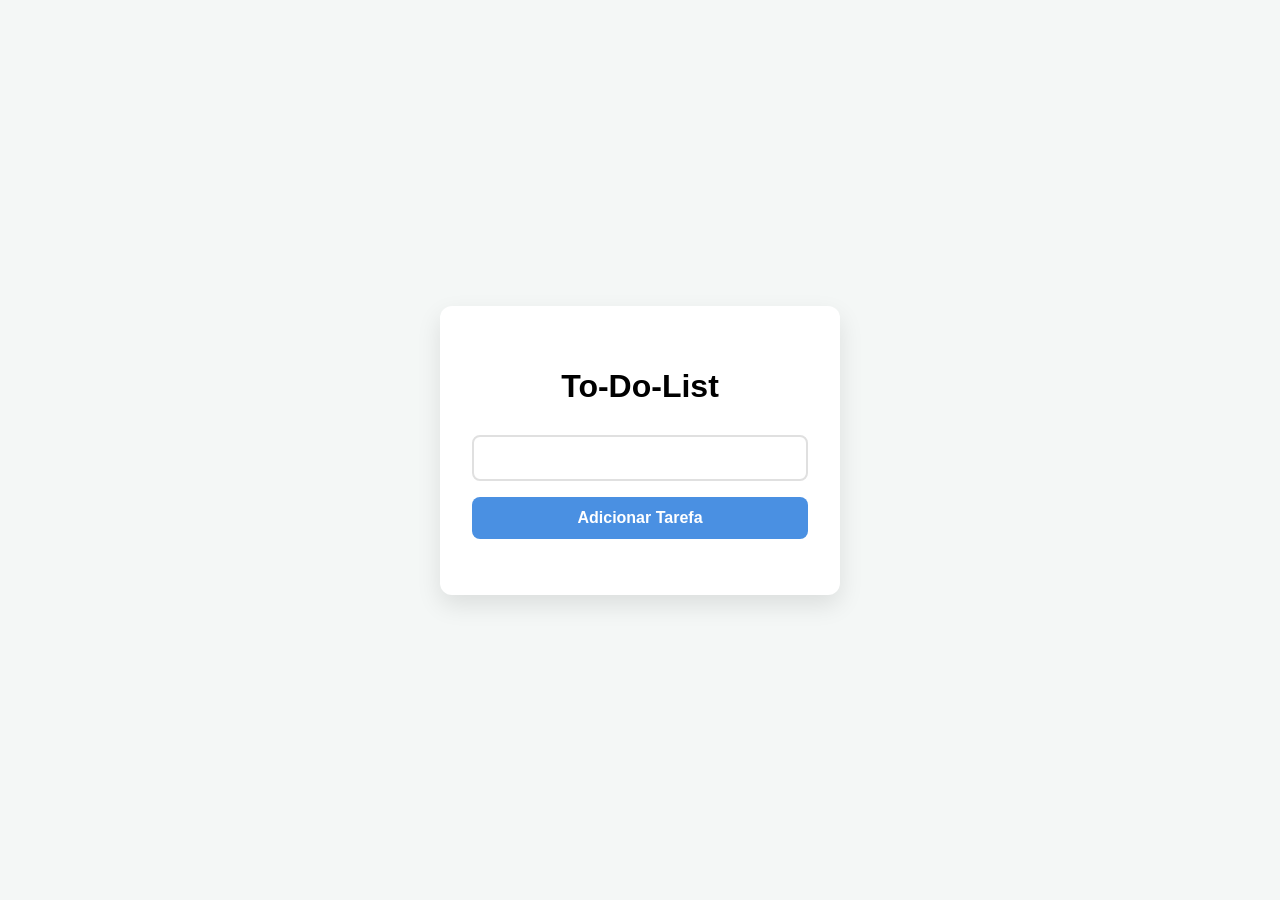
<file: 02-To-Do-List/index.html>
<!DOCTYPE html>
<html lang="en">
<head>
    <meta charset="UTF-8">
    <meta name="viewport" content="width=device-width, initial-scale=1.0">
    <link rel="stylesheet" href="./style.css">
    <title>Document</title>
</head>
<body>
    <form action="" class="formulario">
        <h1 style="text-align: center; margin: 30px;">To-Do-List</h1>
        <input type="text" class="input">
        <button class="btn">Adicionar Tarefa</button>
        <ul class="lista"> </ul>
    </form>
</body>
<script src="./script.js"></script>
</html>
</file>
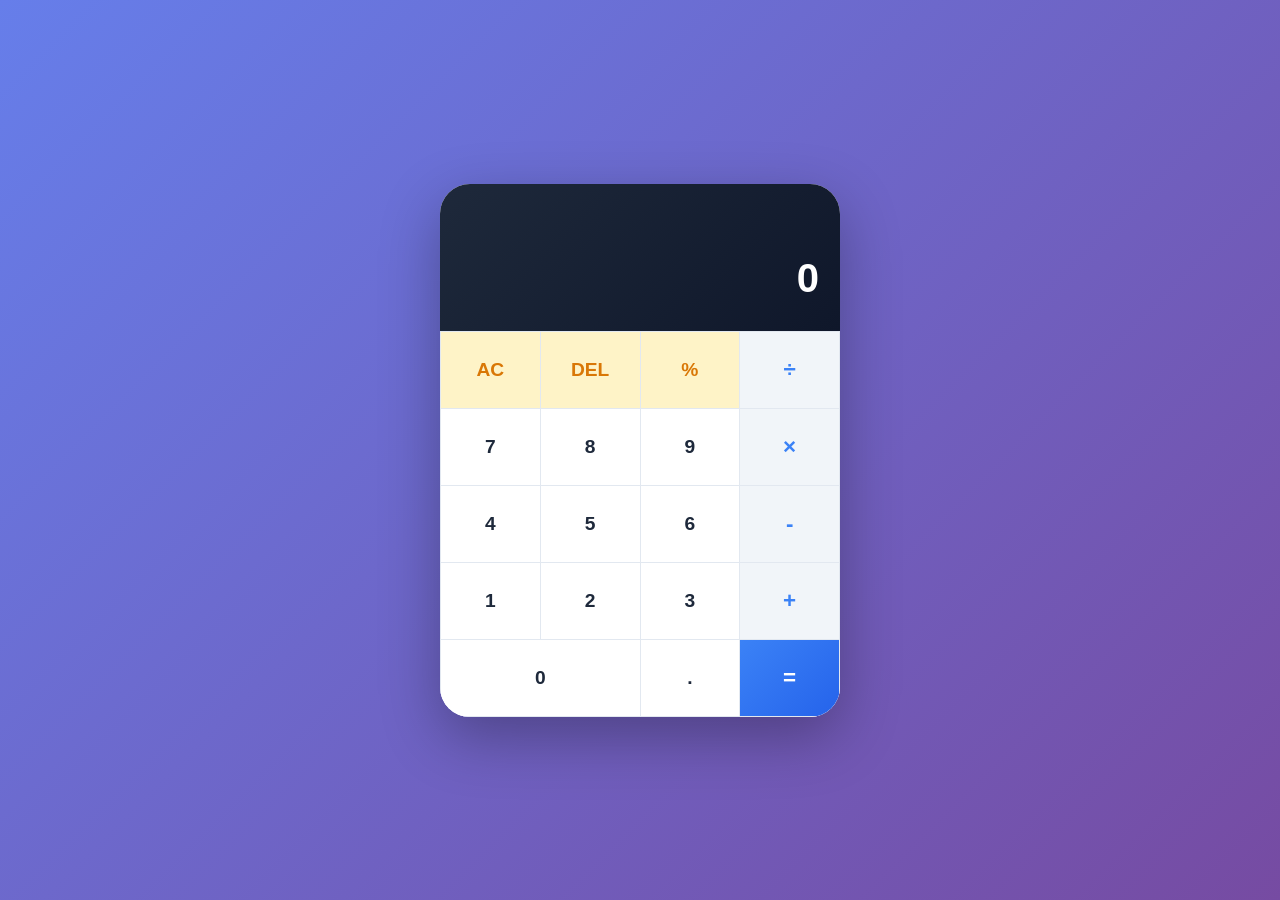
<file: 03-Calculadora/index.html>
<!DOCTYPE html>
<html lang="en">
<head>
    <meta charset="UTF-8">
    <meta name="viewport" content="width=device-width, initial-scale=1.0">
    <link rel="stylesheet" href="./style.css">
    <title>Calculadora</title>
</head>
<body>
      <div class="container">
        <div class="calculator">
            <div class="display">
                <div class="previous-operand" id="previousOperand"></div>
                <div class="current-operand" id="currentOperand">0</div>
            </div>
            <div class="buttons">
                <button class="btn function" data-action="clear">AC</button>
                <button class="btn function" data-action="delete">DEL</button>
                <button class="btn function" data-action="percent">%</button>
                <button class="btn operator" data-operator="/">÷</button>
                
                <button class="btn number" data-number="7">7</button>
                <button class="btn number" data-number="8">8</button>
                <button class="btn number" data-number="9">9</button>
                <button class="btn operator" data-operator="*">×</button>
                
                <button class="btn number" data-number="4">4</button>
                <button class="btn number" data-number="5">5</button>
                <button class="btn number" data-number="6">6</button>
                <button class="btn operator" data-operator="-">-</button>
                
                <button class="btn number" data-number="1">1</button>
                <button class="btn number" data-number="2">2</button>
                <button class="btn number" data-number="3">3</button>
                <button class="btn operator" data-operator="+">+</button>
                
                <button class="btn number zero" data-number="0">0</button>
                <button class="btn number" data-number=".">.</button>
                <button class="btn equals" data-action="equals">=</button>
            </div>
        </div>
    </div>
    <script src="./script.js"></script>
</body>
</html>
</file>
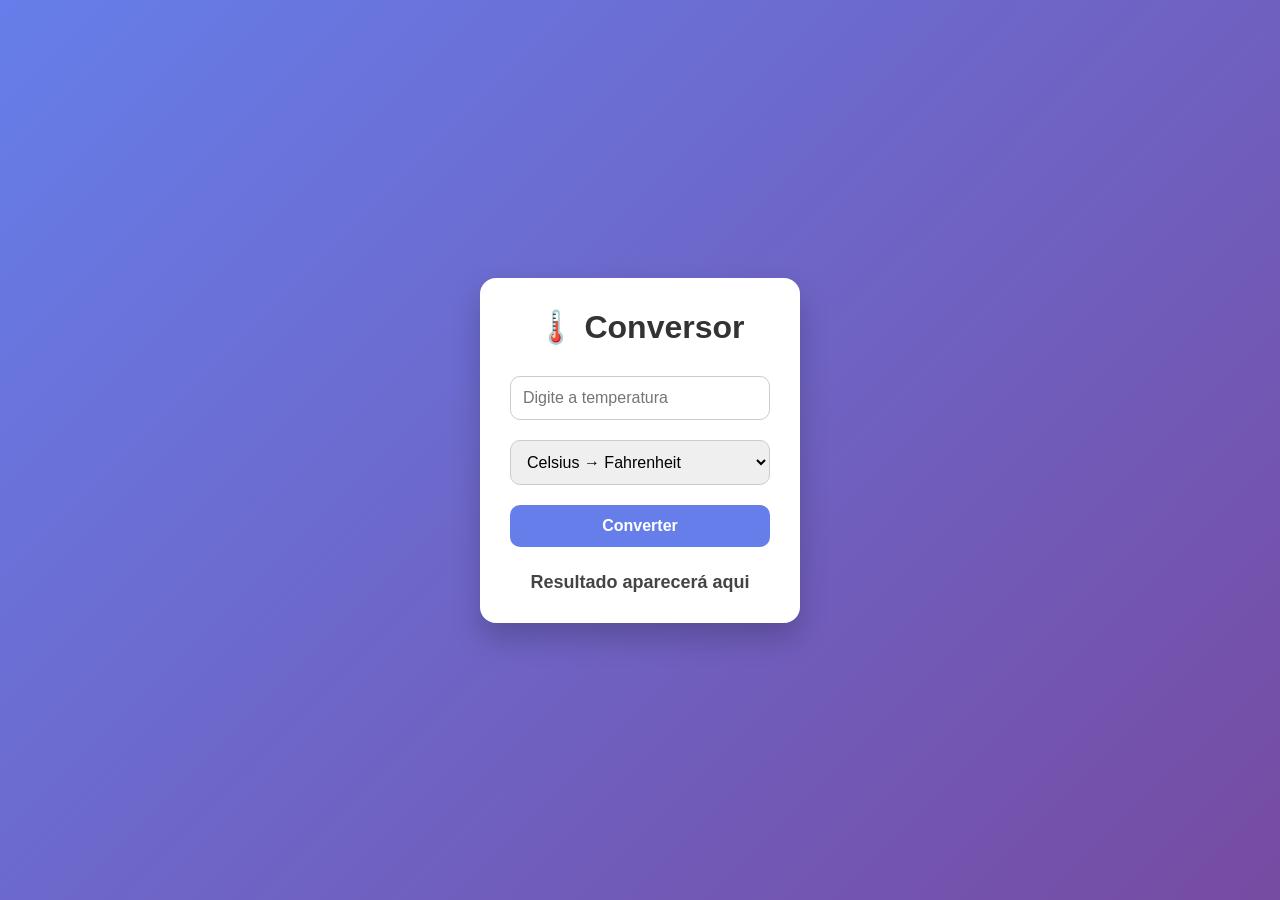
<file: 04-Conversor-Temperatura/index.html>
<!DOCTYPE html>
<html lang="pt-br">
<head>
    <meta charset="UTF-8">
    <meta name="viewport" content="width=device-width, initial-scale=1.0">
    <title>Conversor de Temperatura</title>
    <link rel="stylesheet" href="style.css">
</head>
<body>

    <div class="container">
        <h1>🌡️ Conversor</h1>

        <input type="number" id="temp" placeholder="Digite a temperatura">

        <select id="tipo">
            <option value="c-f">Celsius → Fahrenheit</option>
            <option value="f-c">Fahrenheit → Celsius</option>
        </select>

        <button id="btn">Converter</button>

        <p id="resultado">Resultado aparecerá aqui</p>
    </div>

    <script src="script.js"></script>
</body>
</html>
</file>
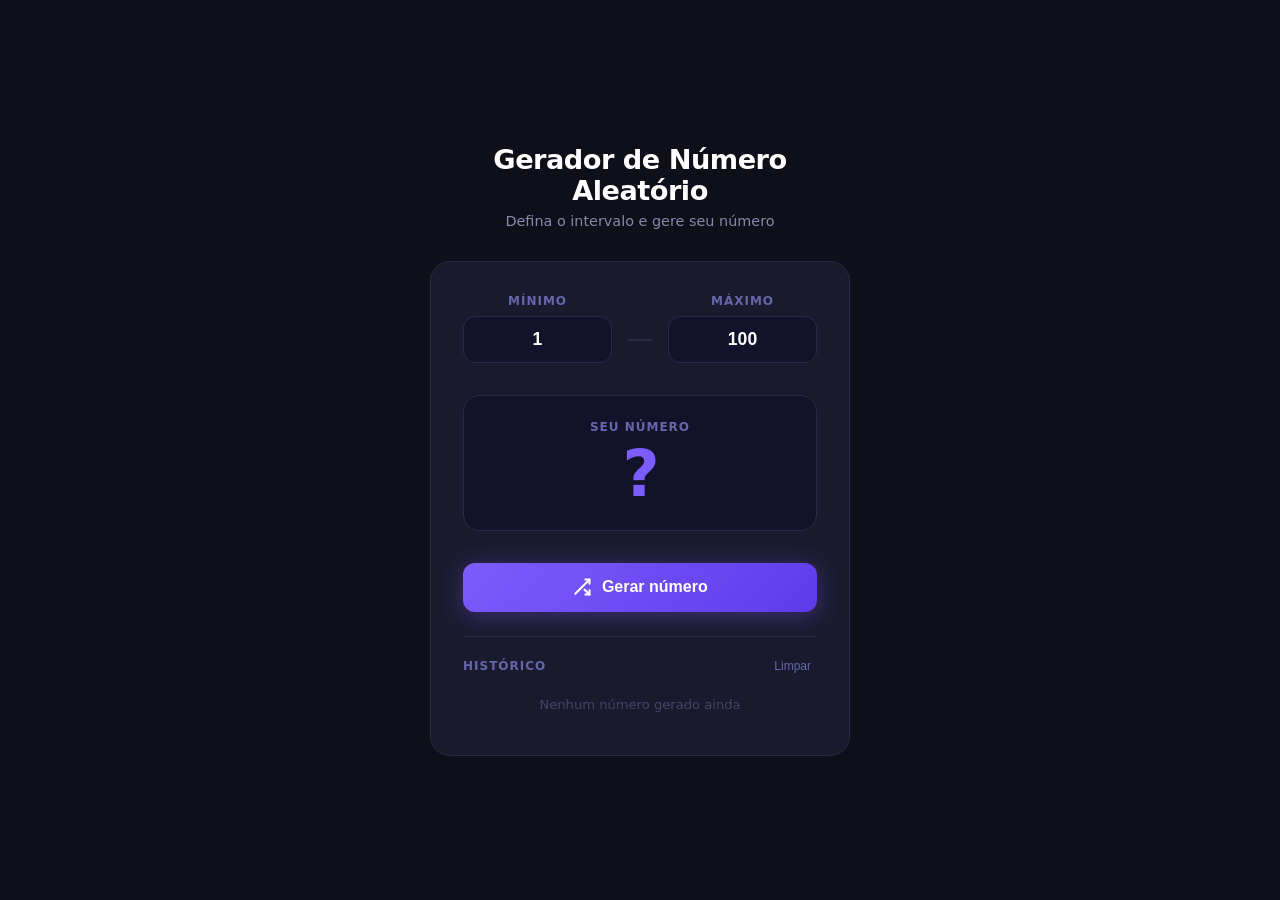
<file: 05-Gerador-de-Numeros-Aleatorios/index.html>
<!DOCTYPE html>
<html lang="pt-BR">
<head>
  <meta charset="UTF-8" />
  <meta name="viewport" content="width=device-width, initial-scale=1.0" />
  <title>Gerador de Número Aleatório</title>
  <link rel="stylesheet" href="style.css" />
</head>
<body>

  <div class="container">
    <h1>Gerador de Número Aleatório</h1>
    <p class="subtitle">Defina o intervalo e gere seu número</p>

    <div class="card">
      <div class="inputs">
        <div class="input-group">
          <label for="min">Mínimo</label>
          <input type="number" id="min" value="1" />
        </div>
        <div class="divider-line"></div>
        <div class="input-group">
          <label for="max">Máximo</label>
          <input type="number" id="max" value="100" />
        </div>
      </div>

      <div class="result-area">
        <span class="result-label">Seu número</span>
        <div class="result-number" id="result">?</div>
      </div>

      <button class="btn-generate" id="generateBtn">
        <svg xmlns="http://www.w3.org/2000/svg" width="20" height="20" viewBox="0 0 24 24" fill="none" stroke="currentColor" stroke-width="2.5" stroke-linecap="round" stroke-linejoin="round">
          <polyline points="16 3 21 3 21 8"></polyline>
          <line x1="4" y1="20" x2="21" y2="3"></line>
          <polyline points="21 16 21 21 16 21"></polyline>
          <line x1="15" y1="15" x2="21" y2="21"></line>
        </svg>
        Gerar número
      </button>

      <div class="history-section">
        <div class="history-header">
          <span class="history-title">Histórico</span>
          <button class="btn-clear" id="clearBtn">Limpar</button>
        </div>
        <div class="history-list" id="historyList">
          <span class="empty-history">Nenhum número gerado ainda</span>
        </div>
      </div>
    </div>
  </div>

  <script src="./script.js"></script>
</body>
</html>
</file>
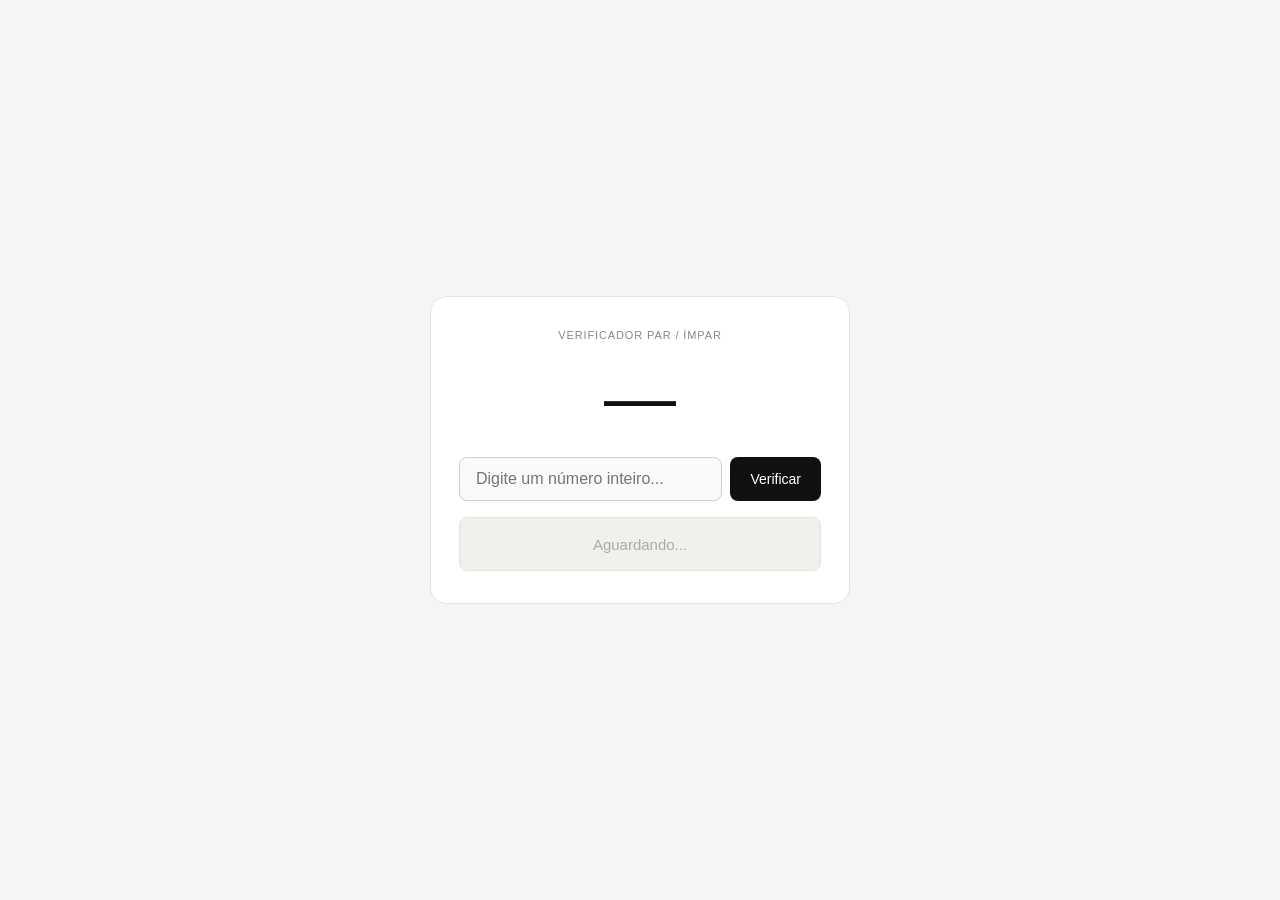
<file: 06-Verificado-Par-Impar/index.html>
<!DOCTYPE html>
<html lang="pt-BR">
<head>
  <meta charset="UTF-8" />
  <meta name="viewport" content="width=device-width, initial-scale=1.0" />
  <title>Gerador de Número Aleatório</title>
  <link rel="stylesheet" href="style.css" />
</head>
<body>

   <div class="wrap">
    <div class="card">

      <p class="label-top">verificador par / ímpar</p>

      <!-- número grande em destaque -->
      <div class="big-num" id="bignum">—</div>

      <!-- campo de entrada + botão -->
      <div class="row">
        <input type="number" id="entrada" placeholder="Digite um número inteiro..." />
        <button class="btn" onclick="verificar()">Verificar</button>
      </div>

      <!-- resultado colorido -->
      <div class="badge idle" id="badge">
        <span>Aguardando...</span>
      </div>

      <!-- histórico aparece depois do primeiro uso -->
      <div class="divider" id="div-hist"></div>
      <div id="hist-wrap">
        <p class="historico-titulo">histórico</p>
        <div class="hist-lista" id="hist-lista"></div>
      </div>

    </div>
  </div>

  <script src="./script.js"></script>
</body>
</html>
</file>
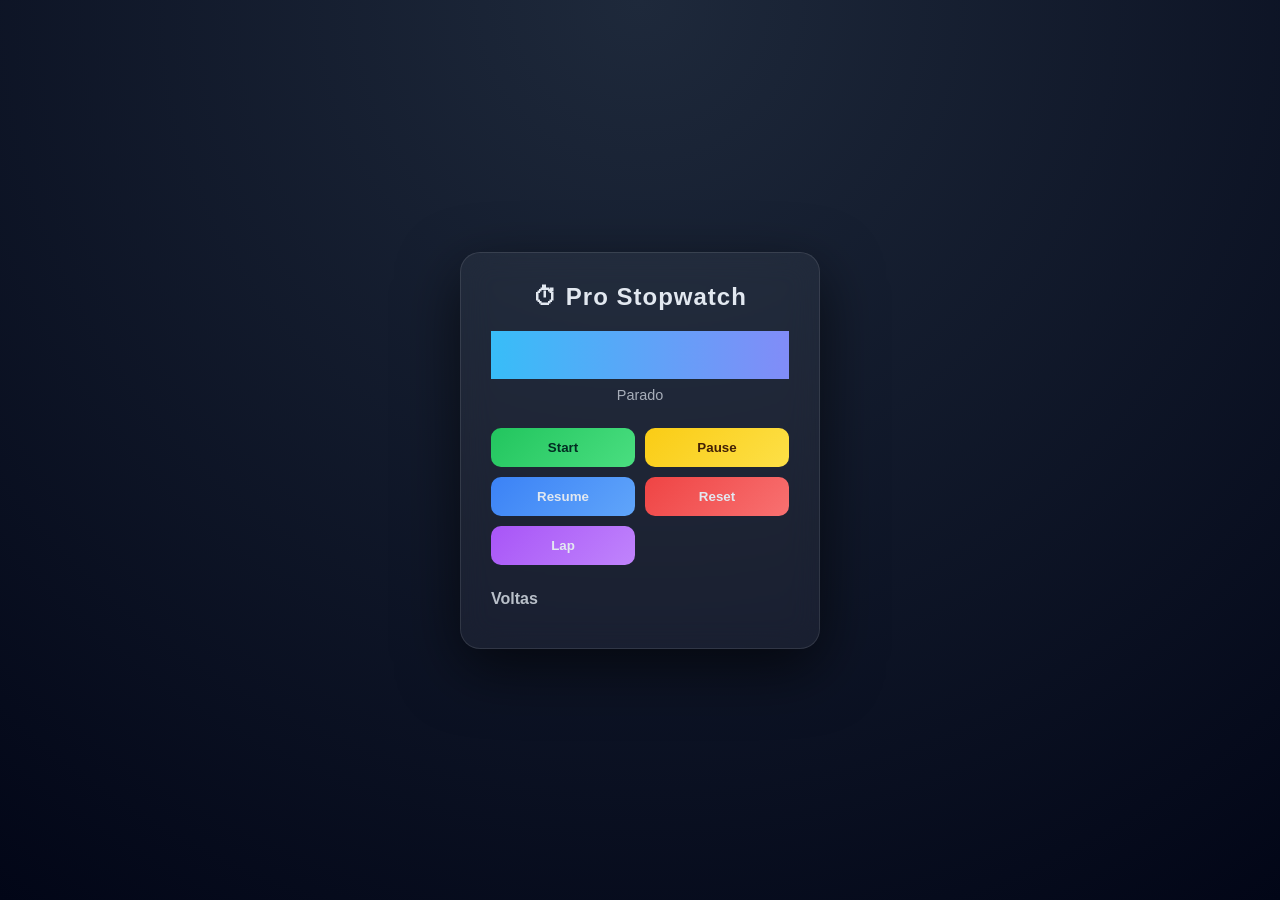
<file: 07-Cronometro/index.html>
<!DOCTYPE html>
<html lang="pt-BR">

<head>
  <meta charset="UTF-8" />
  <meta name="viewport" content="width=device-width, initial-scale=1.0" />
  <title>Gerador de Número Aleatório</title>
  <link rel="stylesheet" href="style.css" />
</head>

<body>
  <main class="app">

    <header>
      <h1>⏱ Pro Stopwatch</h1>
    </header>

    <section class="display-section">
      <div id="time">00:00:00.000</div>
      <div id="status">Parado</div>
    </section>

    <section class="controls">
      <button data-action="start">Start</button>
      <button data-action="pause">Pause</button>
      <button data-action="resume">Resume</button>
      <button data-action="reset">Reset</button>
      <button data-action="lap">Lap</button>
    </section>

    <section class="laps-section">
      <h2>Voltas</h2>
      <ul id="laps"></ul>
    </section>

  </main>

  <script src="./script.js"></script>
</body>

</html>
</file>
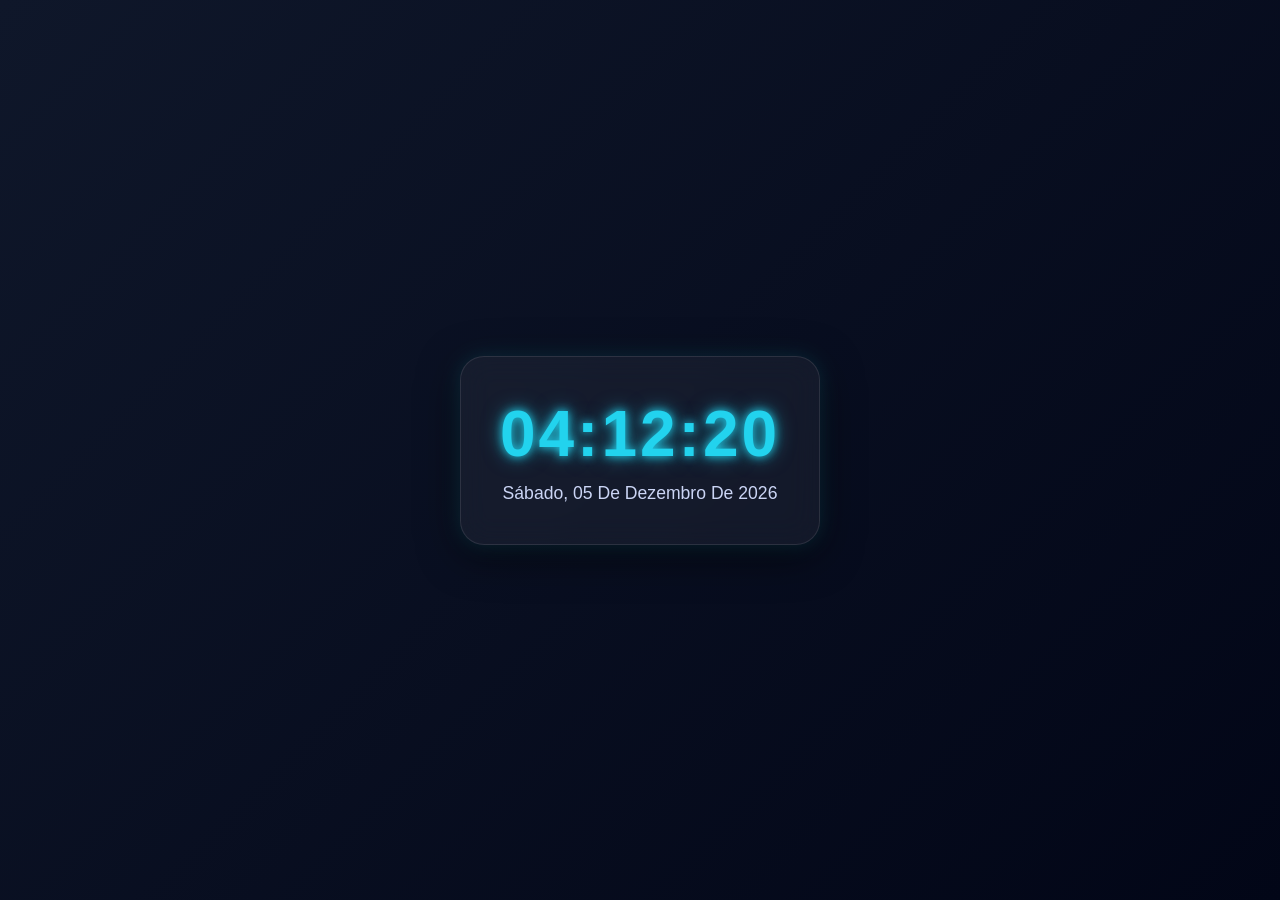
<file: 08-Relógio-digital/index.html>
<!DOCTYPE html>
<html lang="pt-BR">

<head>
  <meta charset="UTF-8" />
  <meta name="viewport" content="width=device-width, initial-scale=1.0" />
  <title>Relogio Digital</title>
  <link rel="stylesheet" href="style.css" />
</head>

<body>

  <main class="app">


    <section class="clock" aria-labelledby="clock-title">

      <h1 id="clock-title" class="visually-hidden">
        Relógio digital em tempo real
      </h1>
      <time id="time" class="clock__time" datetime="">
        00:00:00
      </time>


      <p id="date" class="clock__date">
        Carregando data...
      </p>

    </section>

  </main>

  <script src="./script.js"></script>
</body>

</html>
</file>
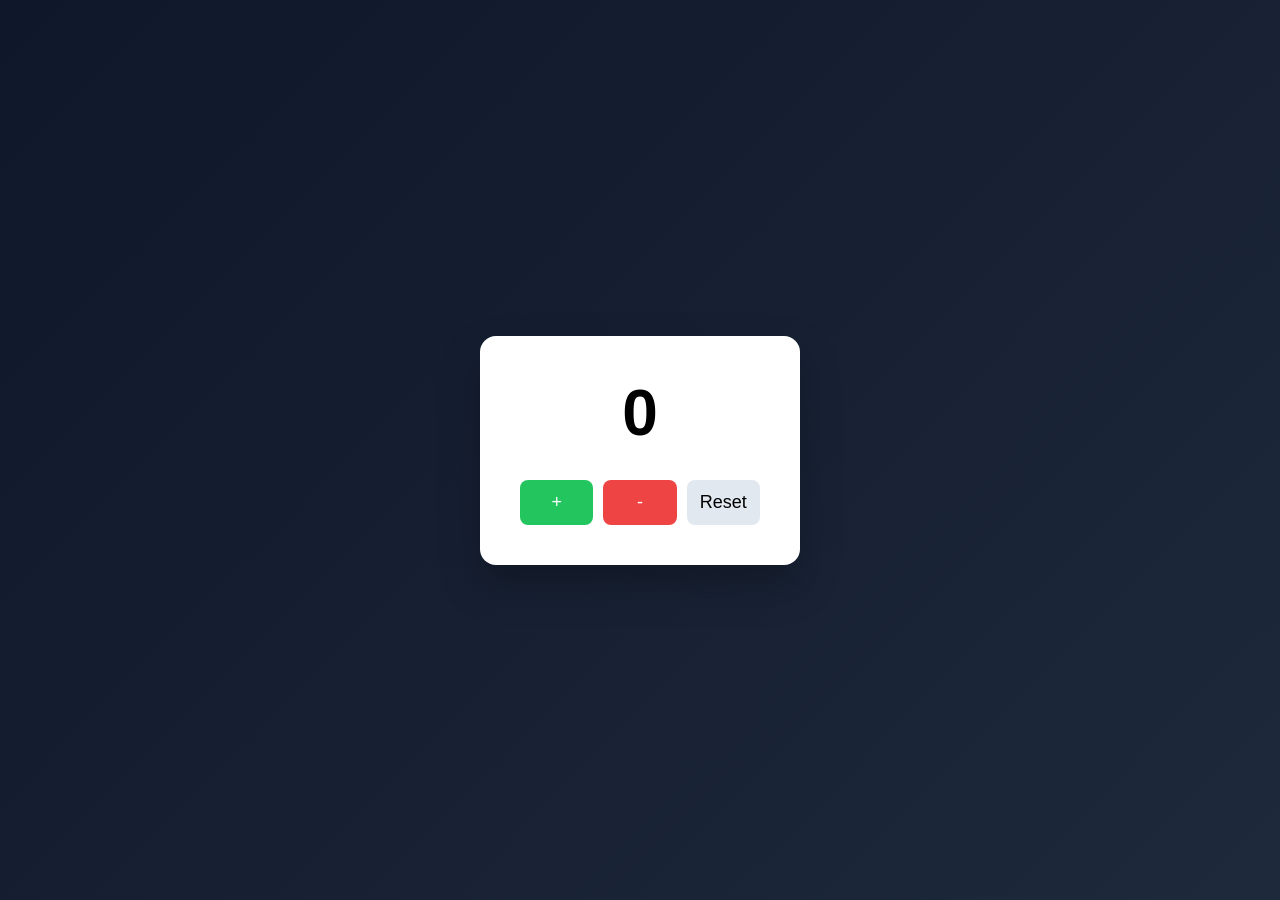
<file: 30-Dias/01contadorNumeros/index.html>
<!DOCTYPE html>
<html lang="en">
<head>
    <meta charset="UTF-8">
    <meta name="viewport" content="width=device-width, initial-scale=1.0">
    <link rel="stylesheet" href="./style.css">
    <title>Document</title>
</head>
<body>
    <div class="container">
        <h1 id="numero">0</h1>
        <div class="botoes">
            <button id="mais">+</button>
            <button id="menos">-</button>
            <button id="reset">Reset</button>
        </div>
    </div>
</body>
<script src="./script.js"></script>
</html>
</file>
<file: 02-To-Do-List/style.css>
* {
    margin: 0;
    padding: 0;
    box-sizing: border-box;
    font-family: 'Segoe UI', Tahoma, Geneva, Verdana, sans-serif;
}

body {
    background-color: #f4f7f6;
    display: flex;
    justify-content: center;
    align-items: center;
    min-height: 100vh;
}

/* Container do Formulário */
.formulario {
    background: #fff;
    padding: 2rem;
    border-radius: 12px;
    box-shadow: 0 10px 25px rgba(0,0,0,0.1);
    width: 100%;
    max-width: 400px;
}

.input {
    width: 100%;
    padding: 12px;
    border: 2px solid #e0e0e0;
    border-radius: 8px;
    outline: none;
    transition: border-color 0.3s;
    font-size: 1rem;
}

.input:focus {
    border-color: #4a90e2;
}

.btn {
    width: 100%;
    margin-top: 1rem;
    padding: 12px;
    background-color: #4a90e2;
    color: white;
    border: none;
    border-radius: 8px;
    cursor: pointer;
    font-size: 1rem;
    font-weight: bold;
    transition: background 0.3s, transform 0.1s;
}

.btn:hover {
    background-color: #357abd;
}

.btn:active {
    transform: scale(0.98);
}

.lista {
    list-style: none;
    margin-top: 1.5rem;
}

.lista li {
    background: #f9f9f9;
    margin-bottom: 8px;
    padding: 10px 15px;
    border-radius: 6px;
    display: flex;
    justify-content: space-between;
    align-items: center;
    border-left: 4px solid #4a90e2;
    animation: fadeIn 0.3s ease;
}

@keyframes fadeIn {
    from { opacity: 0; transform: translateY(10px); }
    to { opacity: 1; transform: translateY(0); }
}

.btn-apagar {
    background-color: #ff4d4d;
    color: white;
    border: none;
    padding: 5px 10px;
    border-radius: 4px;
    cursor: pointer;
    font-size: 0.8rem;
    margin-left: 10px;
}

.btn-apagar:hover {
    background-color: #cc0000;
}
</file>
<file: 03-Calculadora/style.css>
* {
    margin: 0;
    padding: 0;
    box-sizing: border-box;
}

body {
    font-family: 'Segoe UI', 'Poppins', 'Arial', sans-serif;
    background: linear-gradient(135deg, #667eea 0%, #764ba2 100%);
    min-height: 100vh;
    display: flex;
    justify-content: center;
    align-items: center;
    padding: 20px;
}

.container {
    width: 100%;
    max-width: 400px;
}

.calculator {
    background: rgba(255, 255, 255, 0.95);
    border-radius: 30px;
    box-shadow: 0 20px 60px rgba(0, 0, 0, 0.3);
    overflow: hidden;
    backdrop-filter: blur(10px);
    transition: transform 0.3s ease;
}



.display {
    background: linear-gradient(135deg, #1e293b 0%, #0f172a 100%);
    padding: 30px 20px;
    text-align: right;
    word-wrap: break-word;
    word-break: break-all;
}

.previous-operand {
    color: rgba(255, 255, 255, 0.7);
    font-size: 1.2rem;
    min-height: 32px;
    margin-bottom: 10px;
}

.current-operand {
    color: white;
    font-size: 2.5rem;
    font-weight: 600;
    letter-spacing: 1px;
}

.buttons {
    display: grid;
    grid-template-columns: repeat(4, 1fr);
    gap: 1px;
    background: #e2e8f0;
    padding: 1px;
}

.btn {
    border: none;
    background: white;
    padding: 25px 15px;
    font-size: 1.2rem;
    font-weight: 600;
    cursor: pointer;
    transition: all 0.2s ease;
    font-family: inherit;
}

.btn:hover {
    transform: scale(0.98);
}

.btn:active {
    transform: scale(0.95);
}

.number {
    background: #ffffff;
    color: #1e293b;
}

.number:hover {
    background: #f8fafc;
}

.operator {
    background: #f1f5f9;
    color: #3b82f6;
    font-size: 1.4rem;
}

.operator:hover {
    background: #e2e8f0;
    color: #2563eb;
}

.function {
    background: #fef3c7;
    color: #d97706;
}

.function:hover {
    background: #fde68a;
}

.equals {
    background: linear-gradient(135deg, #3b82f6 0%, #2563eb 100%);
    color: white;
    font-size: 1.4rem;
}

.equals:hover {
    background: linear-gradient(135deg, #2563eb 0%, #1d4ed8 100%);
}

.zero {
    grid-column: span 2;
}

/* Animações */
@keyframes buttonPop {
    0% {
        transform: scale(1);
    }
    50% {
        transform: scale(0.95);
    }
    100% {
        transform: scale(1);
    }
}

.btn:active {
    animation: buttonPop 0.1s ease;
}

/* Responsividade */
@media (max-width: 480px) {
    .btn {
        padding: 20px 15px;
        font-size: 1rem;
    }
    
    .current-operand {
        font-size: 2rem;
    }
    
    .previous-operand {
        font-size: 1rem;
    }
}
</file>
<file: 04-Conversor-Temperatura/style.css>
* {
    margin: 0;
    padding: 0;
    box-sizing: border-box;
}

body {
    font-family: 'Segoe UI', sans-serif;
    height: 100vh;
    background: linear-gradient(135deg, #667eea, #764ba2);
    display: flex;
    justify-content: center;
    align-items: center;
}

.container {
    background: #fff;
    padding: 30px;
    border-radius: 16px;
    width: 320px;
    text-align: center;
    box-shadow: 0 15px 30px rgba(0,0,0,0.2);
    animation: fadeIn 0.5s ease;
}

h1 {
    margin-bottom: 20px;
    color: #333;
}

input, select, button {
    width: 100%;
    margin: 10px 0;
    padding: 12px;
    border-radius: 10px;
    border: 1px solid #ccc;
    font-size: 16px;
}

input:focus, select:focus {
    outline: none;
    border-color: #667eea;
}

button {
    background: #667eea;
    color: white;
    border: none;
    cursor: pointer;
    transition: 0.3s;
    font-weight: bold;
}

button:hover {
    background: #5a67d8;
    transform: scale(1.03);
}

#resultado {
    margin-top: 15px;
    font-size: 18px;
    font-weight: bold;
    color: #444;
}

@keyframes fadeIn {
    from {
        opacity: 0;
        transform: translateY(20px);
    }
    to {
        opacity: 1;
        transform: translateY(0);
    }
}
</file>
<file: 05-Gerador-de-Numeros-Aleatorios/style.css>
* {
  margin: 0;
  padding: 0;
  box-sizing: border-box;
}

body {
  min-height: 100vh;
  display: flex;
  align-items: center;
  justify-content: center;
  background: #0f0f1a;
  font-family: 'Segoe UI', system-ui, sans-serif;
  padding: 2rem 1rem;
}

.container {
  width: 100%;
  max-width: 420px;
  text-align: center;
}

h1 {
  font-size: 1.7rem;
  font-weight: 700;
  color: #ffffff;
  letter-spacing: -0.5px;
  margin-bottom: 0.4rem;
}

.subtitle {
  font-size: 0.9rem;
  color: #8888aa;
  margin-bottom: 2rem;
}

.card {
  background: #1a1a2e;
  border-radius: 20px;
  border: 1px solid #2a2a45;
  padding: 2rem;
}

.inputs {
  display: flex;
  align-items: center;
  gap: 1rem;
  margin-bottom: 2rem;
}

.input-group {
  flex: 1;
  display: flex;
  flex-direction: column;
  gap: 0.5rem;
}

.input-group label {
  font-size: 0.75rem;
  font-weight: 600;
  text-transform: uppercase;
  letter-spacing: 1px;
  color: #6666aa;
}

.input-group input {
  width: 100%;
  padding: 0.75rem 1rem;
  background: #12122a;
  border: 1px solid #2a2a45;
  border-radius: 12px;
  color: #ffffff;
  font-size: 1.1rem;
  font-weight: 600;
  text-align: center;
  outline: none;
  transition: border-color 0.2s, box-shadow 0.2s;
}

.input-group input:focus {
  border-color: #7c5cfc;
  box-shadow: 0 0 0 3px rgba(124, 92, 252, 0.15);
}

.input-group input::-webkit-inner-spin-button,
.input-group input::-webkit-outer-spin-button {
  -webkit-appearance: none;
}

.divider-line {
  width: 24px;
  height: 2px;
  background: #2a2a45;
  margin-top: 1.5rem;
  flex-shrink: 0;
}

.result-area {
  display: flex;
  flex-direction: column;
  align-items: center;
  gap: 0.5rem;
  margin-bottom: 2rem;
  padding: 1.5rem;
  background: #12122a;
  border-radius: 16px;
  border: 1px solid #2a2a45;
  min-height: 120px;
  justify-content: center;
}

.result-label {
  font-size: 0.75rem;
  font-weight: 600;
  text-transform: uppercase;
  letter-spacing: 1px;
  color: #6666aa;
}

.result-number {
  font-size: 4rem;
  font-weight: 800;
  color: #7c5cfc;
  line-height: 1;
  transition: transform 0.15s ease, opacity 0.15s ease;
  letter-spacing: -2px;
}

.result-number.pop {
  transform: scale(1.15);
}

.result-number.rolling {
  opacity: 0.4;
}

.btn-generate {
  width: 100%;
  display: flex;
  align-items: center;
  justify-content: center;
  gap: 0.6rem;
  padding: 0.9rem 1.5rem;
  background: linear-gradient(135deg, #7c5cfc, #5e3bea);
  border: none;
  border-radius: 12px;
  color: #ffffff;
  font-size: 1rem;
  font-weight: 600;
  cursor: pointer;
  transition: transform 0.15s, box-shadow 0.15s, opacity 0.15s;
  box-shadow: 0 4px 24px rgba(124, 92, 252, 0.35);
  margin-bottom: 1.5rem;
}

.btn-generate:hover {
  transform: translateY(-2px);
  box-shadow: 0 8px 32px rgba(124, 92, 252, 0.45);
}

.btn-generate:active {
  transform: scale(0.97);
  box-shadow: 0 2px 12px rgba(124, 92, 252, 0.3);
}

.btn-generate:disabled {
  opacity: 0.6;
  cursor: not-allowed;
  transform: none;
}

.history-section {
  border-top: 1px solid #2a2a45;
  padding-top: 1.25rem;
}

.history-header {
  display: flex;
  align-items: center;
  justify-content: space-between;
  margin-bottom: 0.75rem;
}

.history-title {
  font-size: 0.75rem;
  font-weight: 600;
  text-transform: uppercase;
  letter-spacing: 1px;
  color: #6666aa;
}

.btn-clear {
  font-size: 0.75rem;
  color: #6666aa;
  background: none;
  border: none;
  cursor: pointer;
  padding: 2px 6px;
  border-radius: 6px;
  transition: color 0.2s, background 0.2s;
}

.btn-clear:hover {
  color: #ff6b6b;
  background: rgba(255, 107, 107, 0.1);
}

.history-list {
  display: flex;
  flex-wrap: wrap;
  gap: 0.5rem;
  min-height: 36px;
  align-items: center;
}

.empty-history {
  font-size: 0.82rem;
  color: #444466;
  width: 100%;
  text-align: center;
}

.history-tag {
  padding: 4px 12px;
  background: #12122a;
  border: 1px solid #2a2a45;
  border-radius: 20px;
  font-size: 0.85rem;
  font-weight: 600;
  color: #aaaacc;
  transition: border-color 0.2s;
}

.history-tag.latest {
  border-color: #7c5cfc;
  color: #9d80ff;
}
</file>
<file: 06-Verificado-Par-Impar/style.css>
* {
  box-sizing: border-box;
  margin: 0;
  padding: 0;
}

body {
  font-family: sans-serif;
  background: #f5f5f3;
  min-height: 100vh;
  display: flex;
  align-items: center;
  justify-content: center;
}

.wrap {
  padding: 2rem 1rem;
  width: 100%;
  display: flex;
  justify-content: center;
}

.card {
  background: #fff;
  border: 1px solid #e4e4e0;
  border-radius: 16px;
  padding: 2rem 1.75rem;
  width: 100%;
  max-width: 420px;
}

/* título pequeno no topo */
.label-top {
  font-size: 11px;
  font-weight: 500;
  letter-spacing: .08em;
  color: #888;
  text-transform: uppercase;
  margin-bottom: 1.25rem;
  text-align: center;
}

/* número grande em destaque */
.big-num {
  font-size: 72px;
  font-weight: 500;
  text-align: center;
  color: #111;
  line-height: 1;
  margin-bottom: 1.5rem;
  min-height: 72px;
  transition: color .2s;
}

/* linha do input + botão */
.row {
  display: flex;
  gap: 8px;
  margin-bottom: 1rem;
}

input[type="number"] {
  flex: 1;
  padding: 12px 16px;
  font-size: 16px;
  border: 1px solid #d0d0cc;
  border-radius: 8px;
  background: #fafafa;
  color: #111;
  outline: none;
  transition: border-color .15s, box-shadow .15s;
}

input[type="number"]::-webkit-inner-spin-button,
input[type="number"]::-webkit-outer-spin-button {
  -webkit-appearance: none;
}
input[type="number"]:focus {
  border-color: #aaa;
  box-shadow: 0 0 0 3px rgba(0,0,0,.07);
}

.btn {
  padding: 12px 20px;
  font-size: 14px;
  font-weight: 500;
  background: #111;
  color: #fff;
  border: none;
  border-radius: 8px;
  cursor: pointer;
  transition: opacity .15s, transform .1s;
  white-space: nowrap;
}
.btn:hover { opacity: .8; }
.btn:active { transform: scale(.97); }

/* caixa de resultado */
.badge {
  display: flex;
  align-items: center;
  justify-content: center;
  gap: 10px;
  padding: 14px 20px;
  border-radius: 8px;
  font-size: 15px;
  font-weight: 500;
  min-height: 54px;
  transition: all .2s;
}
.badge.idle   { background: #f0f0ec; color: #aaa;     border: 1px solid #e4e4e0; }
.badge.par    { background: #EAF3DE; color: #27500A;  border: 1px solid #97C459; }
.badge.impar  { background: #E6F1FB; color: #0C447C;  border: 1px solid #85B7EB; }
.badge.erro   { background: #FCEBEB; color: #791F1F;  border: 1px solid #F09595; }

/* ícone redondo dentro do badge */
.icon {
  width: 18px;
  height: 18px;
  border-radius: 50%;
  display: inline-flex;
  align-items: center;
  justify-content: center;
  font-size: 11px;
  font-weight: 500;
  flex-shrink: 0;
}
.icon.par   { background: #97C459; color: #173404; }
.icon.impar { background: #85B7EB; color: #042C53; }
.icon.erro  { background: #F09595; color: #501313; }

/* linha divisória antes do histórico */
.divider {
  height: 1px;
  background: #e4e4e0;
  margin: 1.25rem 0;
  display: none; /* aparece via JS */
}

.historico-titulo {
  font-size: 11px;
  color: #aaa;
  margin-bottom: 10px;
  font-weight: 500;
  letter-spacing: .06em;
  text-transform: uppercase;
}

#hist-wrap {
  display: none; /* aparece via JS */
}

/* pills do histórico */
.hist-lista {
  display: flex;
  flex-wrap: wrap;
  gap: 6px;
}
.pill {
  padding: 4px 10px;
  border-radius: 999px;
  font-size: 13px;
  font-weight: 500;
}
.pill.par   { background: #EAF3DE; color: #3B6D11; }
.pill.impar { background: #E6F1FB; color: #185FA5; }
</file>
<file: 07-Cronometro/style.css>
/* RESET */
* {
  margin: 0;
  padding: 0;
  box-sizing: border-box;
  font-family: "Segoe UI", Roboto, sans-serif;
}

/* FUNDO */
body {
  height: 100vh;
  background: radial-gradient(circle at top, #1e293b, #020617);
  display: flex;
  align-items: center;
  justify-content: center;
  color: #e2e8f0;
}

/* CONTAINER */
.app {
  width: 360px;
  padding: 30px;
  border-radius: 20px;

  background: rgba(255, 255, 255, 0.05);
  backdrop-filter: blur(15px);
  border: 1px solid rgba(255, 255, 255, 0.1);

  box-shadow: 0 20px 60px rgba(0,0,0,0.6);
  transition: 0.3s;
}

/* HEADER */
header h1 {
  text-align: center;
  font-size: 1.5rem;
  margin-bottom: 20px;
  letter-spacing: 1px;
}

/* DISPLAY */
.display-section {
  text-align: center;
  margin-bottom: 25px;
}

#time {
  font-size: 2.6rem;
  font-weight: bold;
  letter-spacing: 2px;
  background: linear-gradient(90deg, #38bdf8, #818cf8);
  -webkit-text-fill-color: transparent;
}

#status {
  margin-top: 8px;
  font-size: 0.9rem;
  opacity: 0.7;
}

/* BOTÕES */
.controls {
  display: grid;
  grid-template-columns: repeat(2, 1fr);
  gap: 10px;
}

.controls button {
  padding: 12px;
  border-radius: 10px;
  border: none;
  font-weight: bold;
  cursor: pointer;
  transition: 0.2s ease;

  background: rgba(255, 255, 255, 0.08);
  color: #e2e8f0;
}

/* HOVER */
.controls button:hover {
  transform: translateY(-2px);
  background: rgba(255, 255, 255, 0.15);
}

/* CLICK */
.controls button:active {
  transform: scale(0.95);
}

/* CORES ESPECÍFICAS */
button[data-action="start"] {
  background: linear-gradient(135deg, #22c55e, #4ade80);
  color: #022c22;
}

button[data-action="pause"] {
  background: linear-gradient(135deg, #facc15, #fde047);
  color: #422006;
}

button[data-action="resume"] {
  background: linear-gradient(135deg, #3b82f6, #60a5fa);
}

button[data-action="reset"] {
  background: linear-gradient(135deg, #ef4444, #f87171);
}

button[data-action="lap"] {
  background: linear-gradient(135deg, #a855f7, #c084fc);
}

/* SEÇÃO DE VOLTAS */
.laps-section {
  margin-top: 25px;
}

.laps-section h2 {
  font-size: 1rem;
  margin-bottom: 10px;
  opacity: 0.8;
}

/* LISTA */
#laps {
  max-height: 160px;
  overflow-y: auto;
  padding-right: 5px;
}

/* ITEM */
#laps li {
  background: rgba(255, 255, 255, 0.07);
  padding: 8px 10px;
  border-radius: 8px;
  margin-bottom: 6px;
  font-size: 0.85rem;

  display: flex;
  justify-content: space-between;
}

/* ANIMAÇÃO */
#laps li {
  animation: fadeIn 0.3s ease;
}

@keyframes fadeIn {
  from {
    opacity: 0;
    transform: translateY(5px);
  }
  to {
    opacity: 1;
    transform: translateY(0);
  }
}

/* SCROLL BONITO */
#laps::-webkit-scrollbar {
  width: 6px;
}

#laps::-webkit-scrollbar-thumb {
  background: #475569;
  border-radius: 10px;
}

/* RESPONSIVO */
@media (max-width: 400px) {
  .app {
    width: 90%;
    padding: 20px;
  }

  #time {
    font-size: 2rem;
  }
}
</file>
<file: 08-Relógio-digital/style.css>
/* RESET */
*,
*::before,
*::after {
  box-sizing: border-box;
  margin: 0;
  padding: 0;
}

/* VARIÁVEIS (padrão profissional) */
:root {
  --bg-primary: #020617;
  --bg-secondary: #0f172a;
  --accent: #22d3ee;
  --text-primary: #ffffff;
  --text-secondary: #cbd5f5;
  --glass: rgba(255, 255, 255, 0.05);
}

/* BODY */
body {
  height: 100vh;
  font-family: 'Segoe UI', sans-serif;
  background: linear-gradient(135deg, var(--bg-secondary), var(--bg-primary));
  display: flex;
  justify-content: center;
  align-items: center;
  color: var(--text-primary);
}

/* CONTAINER */
.app {
  width: 100%;
  max-width: 400px;
  padding: 20px;
}

/* CLOCK CARD */
.clock {
  background: var(--glass);
  border-radius: 24px;
  padding: 40px 30px;
  text-align: center;

  /* glass effect */
  backdrop-filter: blur(15px);
  -webkit-backdrop-filter: blur(15px);

  /* borda suave */
  border: 1px solid rgba(255, 255, 255, 0.1);

  /* sombra moderna */
  box-shadow:
    0 0 20px rgba(34, 211, 238, 0.15),
    0 10px 40px rgba(0, 0, 0, 0.6);

  transition: transform 0.3s ease, box-shadow 0.3s ease;
}

/* HOVER PROFISSIONAL */
.clock:hover {
  transform: translateY(-5px);
  box-shadow:
    0 0 30px rgba(34, 211, 238, 0.3),
    0 20px 60px rgba(0, 0, 0, 0.8);
}

/* TEMPO */
.clock__time {
  font-size: 4rem;
  font-weight: 700;
  letter-spacing: 3px;
  color: var(--accent);

  text-shadow:
    0 0 10px var(--accent),
    0 0 20px rgba(34, 211, 238, 0.6);

  display: block;
}

/* DATA */
.clock__date {
  margin-top: 12px;
  font-size: 1.1rem;
  color: var(--text-secondary);
  text-transform: capitalize;
}

/* TEXTO ACESSÍVEL (hidden) */
.visually-hidden {
  position: absolute;
  width: 1px;
  height: 1px;
  overflow: hidden;
  clip-path: inset(50%);
  white-space: nowrap;
}

/* RESPONSIVO */
@media (max-width: 480px) {
  .clock {
    padding: 30px 20px;
  }

  .clock__time {
    font-size: 3rem;
  }

  .clock__date {
    font-size: 1rem;
  }
}
</file>
<file: 30-Dias/01contadorNumeros/style.css>
body {
    background-color: blue;
    display: flex;
    align-items: center;
    justify-content: center;
    height: 100dvh;
    font-family: Cambria, Cochin, Georgia, Times, 'Times New Roman', serif;
}

* {
    margin: 0;
    padding: 0;
    box-sizing: border-box;
}

body {
    font-family: Arial, Helvetica, sans-serif;
    height: 100vh;
    display: flex;
    align-items: center;
    justify-content: center;
    background: linear-gradient(135deg, #0f172a, #1e293b);
}

.container {
    background: #ffffff;
    padding: 40px;
    border-radius: 16px;
    text-align: center;
    width: 320px;
    box-shadow: 0 20px 40px rgba(0,0,0,0.25);
}

#numero {
    font-size: 80px;
    margin-bottom: 30px;
    font-weight: bold;
    transition: color 0.2s ease;
}

.vermelho {
    color: #ef4444;
}

.botoes {
    display: flex;
    gap: 10px;
    justify-content: center;
}

button {
    flex: 1;
    padding: 12px;
    font-size: 18px;
    border: none;
    border-radius: 8px;
    cursor: pointer;
    transition: transform 0.1s ease, box-shadow 0.1s ease, background 0.2s;
}

button:active {
    transform: scale(0.95);
}

#mais {
    background: #22c55e;
    color: white;
}

#mais:hover {
    background: #16a34a;
}

#menos {
    background: #ef4444;
    color: white;
}

#menos:hover {
    background: #dc2626;
}

#reset {
    background: #e2e8f0;
}

#reset:hover {
    background: #cbd5f5;
}
.vermelho{
    color: red;
}

#numero{
    font-size: 4rem;
}
</file>
